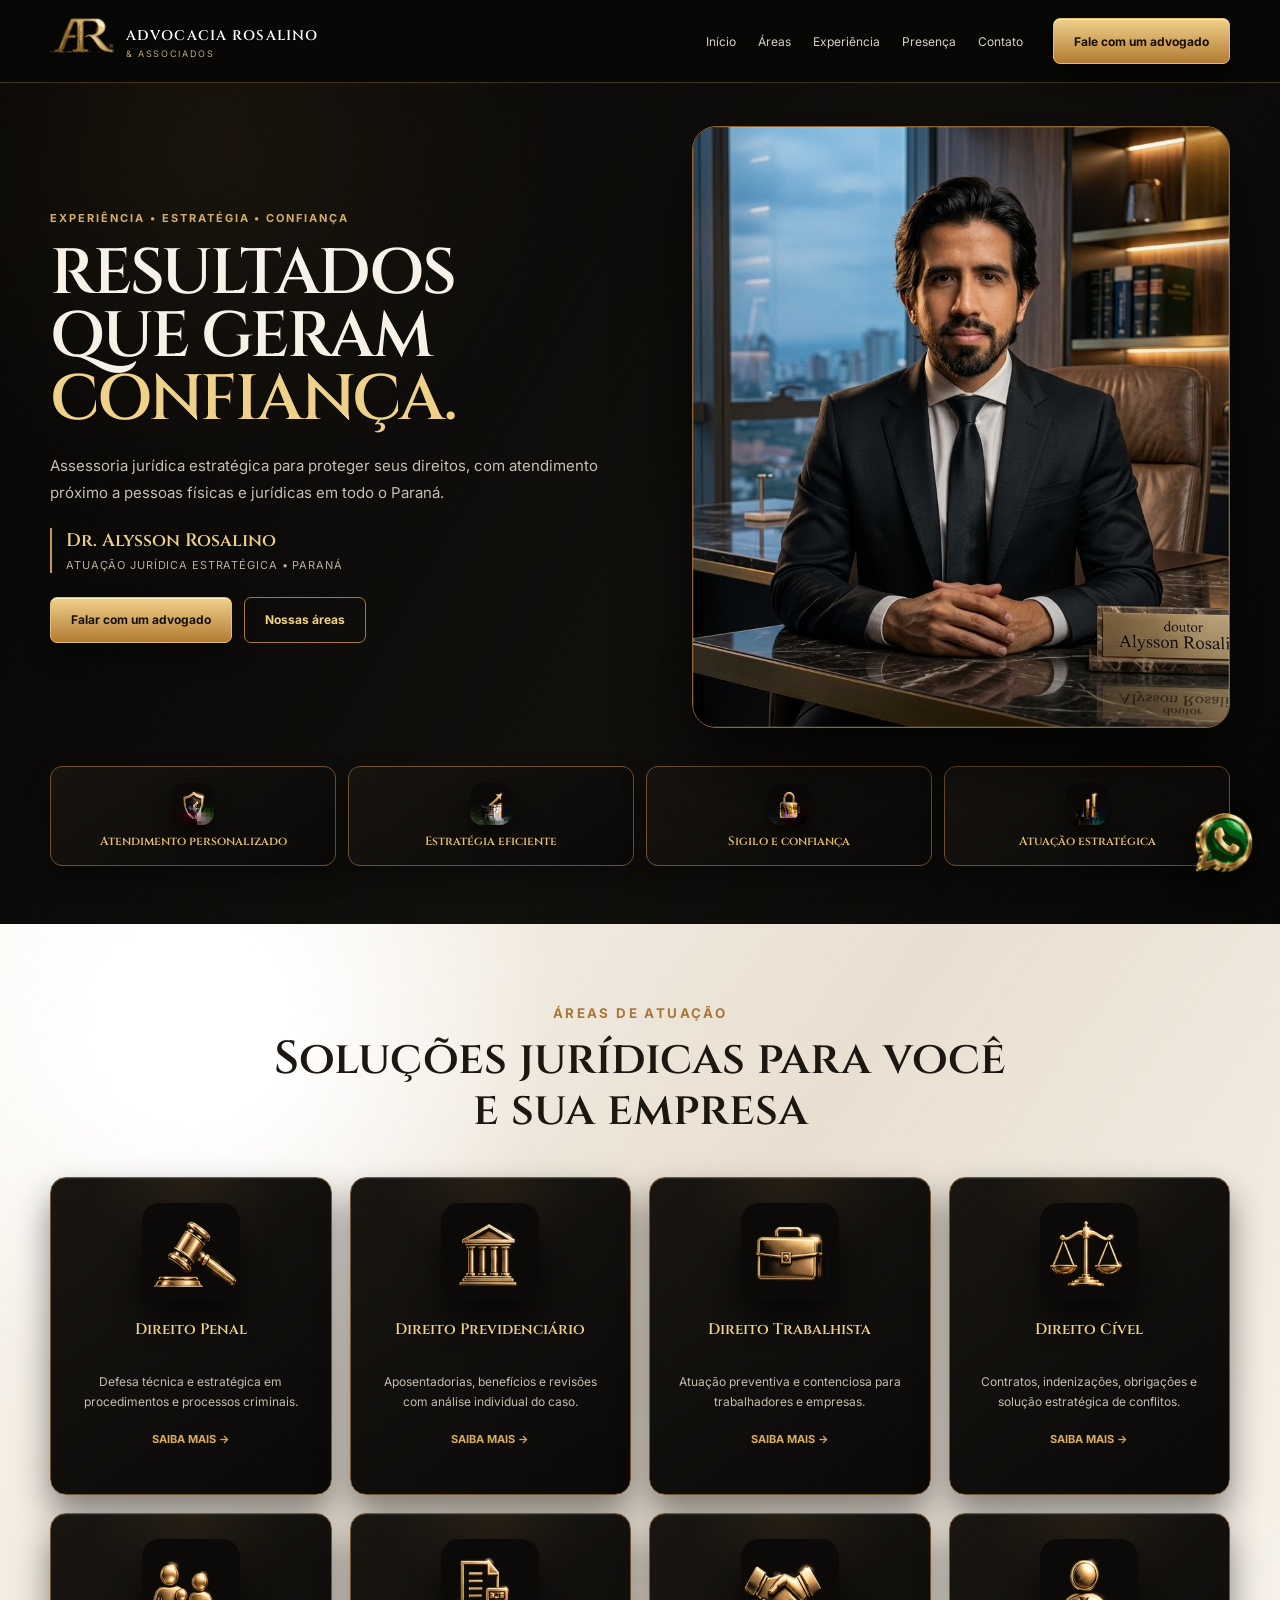
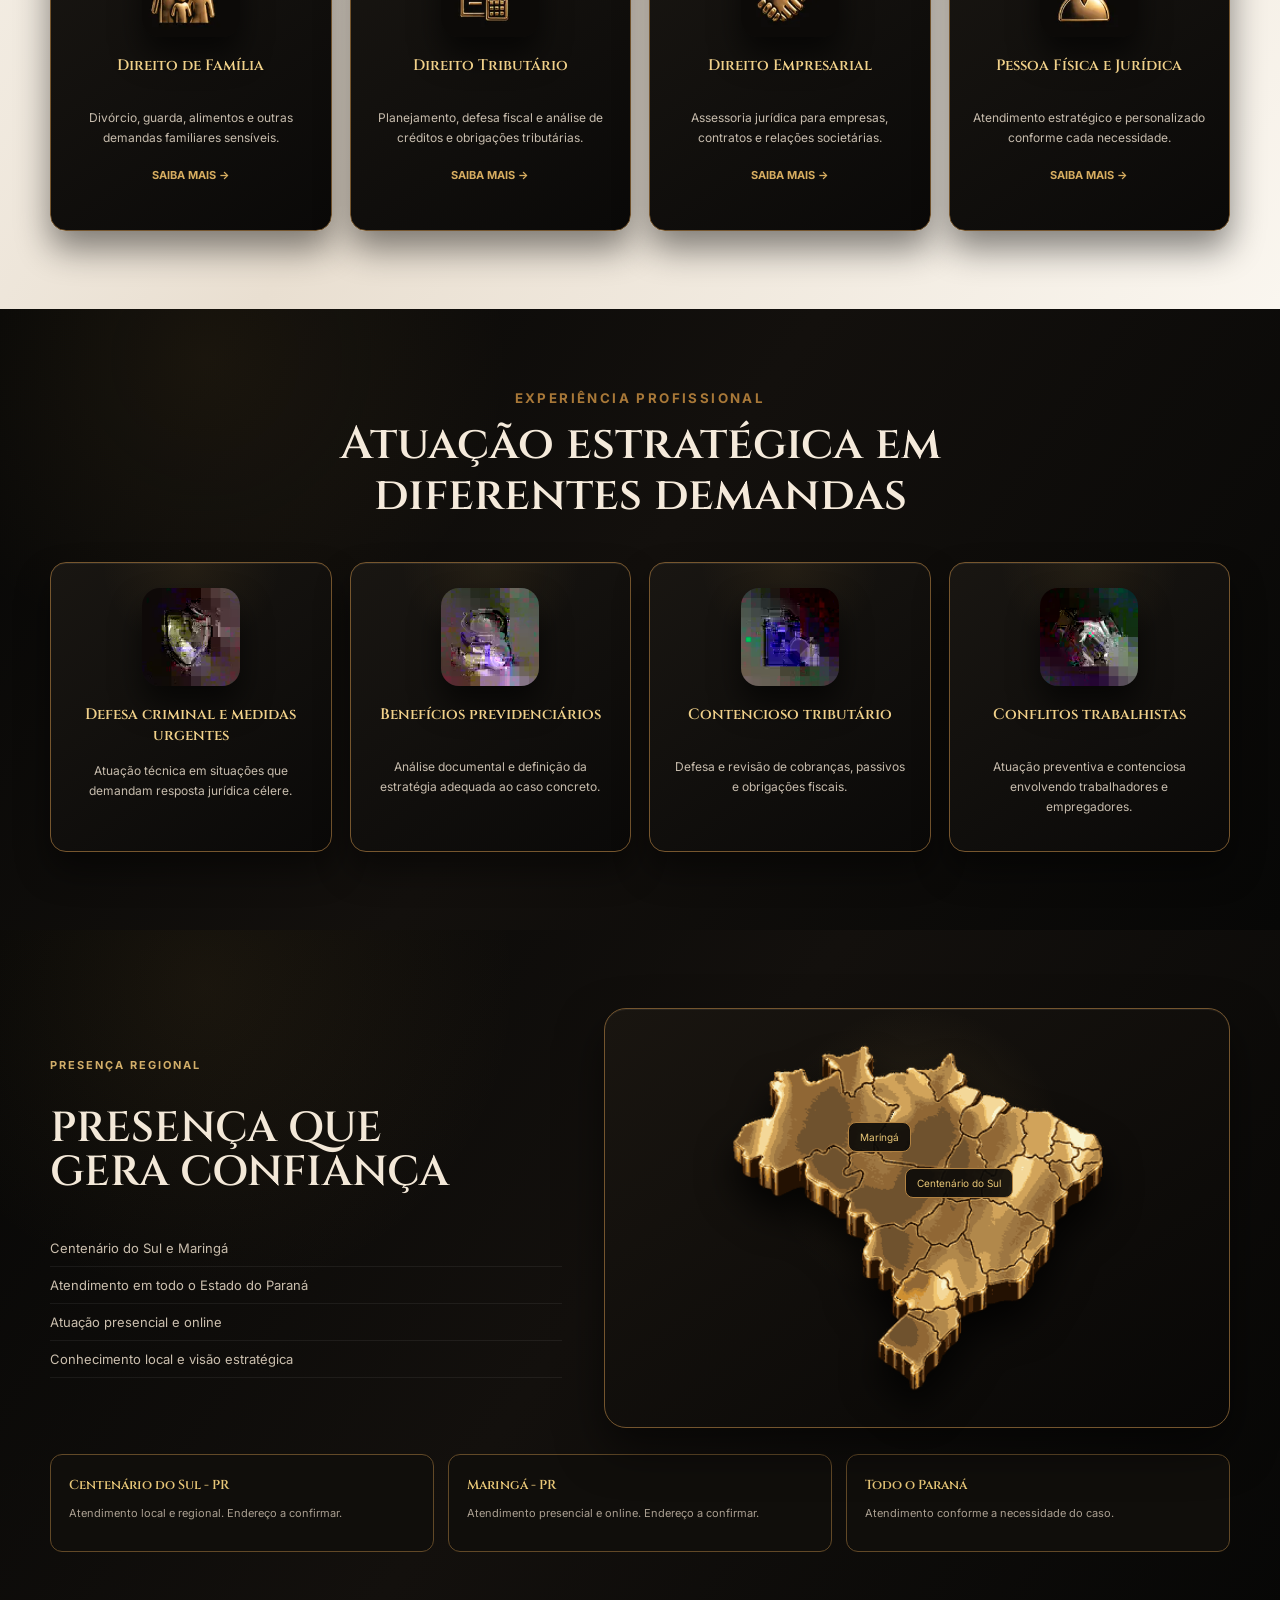
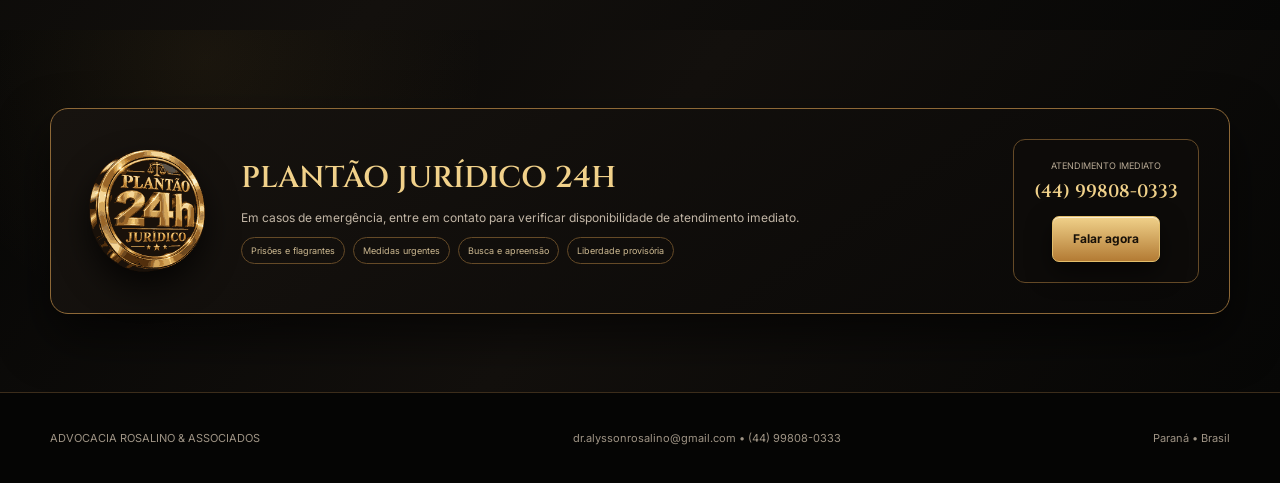
<file: index.html>
<!doctype html><html lang="pt-BR"><head><meta charset="utf-8"><meta name="viewport" content="width=device-width,initial-scale=1"><title>Advocacia Rosalino & Associados</title><meta name="description" content="Advocacia Rosalino & Associados — atuação jurídica estratégica em todo o Paraná."><link rel="preconnect" href="https://fonts.googleapis.com"><link rel="preconnect" href="https://fonts.gstatic.com" crossorigin><link href="https://fonts.googleapis.com/css2?family=Cinzel:wght@500;600;700&family=Inter:wght@400;500;600;700&display=swap" rel="stylesheet"><style>:root{--black:#070706;--gold:#c99a49;--gold2:#f0d18a;--ink:#1c1711;--line:rgba(218,177,96,.28)}*{box-sizing:border-box}html{scroll-behavior:smooth}body{margin:0;background:#070706;color:#f7f1e8;font-family:Inter,Arial,sans-serif}.w{width:min(1180px,calc(100% - 44px));margin:auto}.header{position:fixed;z-index:50;top:0;left:0;right:0;background:rgba(7,7,6,.9);backdrop-filter:blur(18px);border-bottom:1px solid var(--line)}.nav{height:82px;display:flex;align-items:center;gap:30px}.brand{display:flex;align-items:center;gap:12px;color:white;text-decoration:none;margin-right:auto}.brandmark{width:52px;height:52px;display:grid;place-items:center;font:700 24px Cinzel;background:linear-gradient(145deg,#f4dc9d,#9b692c 55%,#f1c972);color:#16100a;border-radius:10px;box-shadow:inset 0 1px #fff9,0 10px 24px #000}.brand strong{font:600 14px Cinzel;letter-spacing:.08em}.brand small{display:block;color:#bda77e;font-size:9px;letter-spacing:.18em;margin-top:3px}.links{display:flex;gap:22px}.links a{color:#d8cfc2;text-decoration:none;font-size:12px}.btn{display:inline-flex;align-items:center;justify-content:center;min-height:46px;padding:0 20px;border:1px solid #a77a3b;border-radius:7px;color:#f2d28b;text-decoration:none;font-weight:700;font-size:12px}.btn.primary{color:#171008;background:linear-gradient(180deg,#f0d18a,#b37b34);border-color:#e2bd6b;box-shadow:inset 0 1px #fff9,0 10px 24px #0008}.hero{padding:126px 0 58px;background:radial-gradient(circle at 16% 15%,#b8873d18,transparent 27%),linear-gradient(120deg,#050505,#12100d 55%,#070706)}.hero-grid{display:grid;grid-template-columns:1fr .92fr;gap:58px;align-items:center}.eyebrow{color:#d2ae69;text-transform:uppercase;letter-spacing:.18em;font-size:11px;font-weight:700}.hero h1{font:600 clamp(44px,5vw,72px)/.98 Cinzel;margin:18px 0 22px;letter-spacing:-.035em}.hero h1 span{color:var(--gold2)}.hero p{color:#c8bfb3;line-height:1.75;max-width:620px;font-size:15px}.doctor{margin:22px 0;padding-left:14px;border-left:2px solid var(--gold)}.doctor strong{display:block;font:600 18px Cinzel;color:#f0d18a}.doctor span{font-size:11px;color:#b9ad9c;text-transform:uppercase;letter-spacing:.08em}.actions{display:flex;gap:12px;flex-wrap:wrap;margin-top:24px}.hero-photo{position:relative;border-radius:24px;overflow:hidden;border:1px solid #8b642f;min-height:600px;background:#0d0c0a;box-shadow:0 30px 70px #000b}.hero-photo img{width:100%;height:600px;display:block;object-fit:cover;object-position:center}.hero-photo:before{content:"";position:absolute;inset:0;pointer-events:none;box-shadow:inset 0 0 0 1px #f0d18a22,inset 0 -90px 100px #0005}.trust{display:grid;grid-template-columns:repeat(4,1fr);gap:12px;margin-top:38px}.trustitem{padding:16px 12px;border:1px solid #6f522b;background:linear-gradient(145deg,#171410,#0a0908);border-radius:12px;text-align:center;box-shadow:0 12px 25px #0006}.trustitem b{display:block;color:#e4c06f;font:600 12px Cinzel;margin-top:8px}.mini{width:42px;height:42px;margin:auto;border-radius:12px;display:grid;place-items:center;background:linear-gradient(145deg,#5c411e,#1a120b 70%);border:1px solid #b98a45;box-shadow:inset 0 1px #fff5,0 8px 14px #0009;color:#f0cd7e;font-size:20px}.section{padding:78px 0}.light{color:var(--ink);background:radial-gradient(circle at 15% 10%,#fff 0 7%,transparent 26%),linear-gradient(125deg,#fbf8f2,#e9dfd1 48%,#faf6ef)}.dark{background:radial-gradient(circle at 16% 8%,#c99a4915,transparent 25%),linear-gradient(125deg,#070706,#13100d 48%,#070706)}.title{text-align:center;max-width:760px;margin:0 auto 42px}.title small{color:#a87838;text-transform:uppercase;letter-spacing:.18em;font-weight:700}.title h2{font:600 clamp(30px,4vw,46px)/1.1 Cinzel;margin:12px 0}.dark .title h2{color:#f5eadb}.grid8,.cases{display:grid;grid-template-columns:repeat(4,1fr);gap:18px}.card,.case{position:relative;overflow:hidden;min-height:318px;padding:25px 20px 22px;border-radius:16px;text-align:center;background:radial-gradient(circle at 50% 0,#c99a4916,transparent 28%),linear-gradient(145deg,#191612,#0a0908);border:1px solid #76562e;box-shadow:0 18px 34px #0007,inset 0 1px #fff1}.card h3,.case h3{font:600 15px Cinzel;color:#f1d18a;min-height:38px}.card p,.case p{font-size:12px;line-height:1.65;color:#c7bcad}.more{display:inline-block;margin-top:8px;color:#d7ad60;text-decoration:none;font-size:11px;font-weight:700}.icon3d{width:98px;height:98px;margin:0 auto 18px;display:grid;place-items:center;border-radius:24px;background:radial-gradient(circle at 32% 22%,#fff5,transparent 20%),linear-gradient(145deg,#5d421e,#21150b 62%,#090706);border:1px solid #b98a45;box-shadow:inset 0 1px #fff5,inset 0 -10px 24px #0008,0 15px 24px #0009}.icon3d svg{width:64px;height:64px;overflow:visible;filter:drop-shadow(0 7px 5px #0009)}.goldfill{fill:url(#g)}.goldstroke{fill:none;stroke:url(#g);stroke-width:3.5;stroke-linecap:round;stroke-linejoin:round}.cases .case{min-height:290px}.presence{display:grid;grid-template-columns:.9fr 1.1fr;gap:42px;align-items:center}.presence h2{font:600 42px/1.05 Cinzel;color:#f3e8d8}.bul{padding:10px 0;color:#cbbfae;border-bottom:1px solid #ffffff10;font-size:13px}.map{position:relative;min-height:420px;border-radius:22px;display:grid;place-items:center;background:radial-gradient(circle at 50% 35%,#d0a85d24,transparent 36%),linear-gradient(145deg,#191510,#080706);border:1px solid #74552e;box-shadow:0 20px 45px #0008,inset 0 1px #fff1}.map img{width:76%;max-height:330px;object-fit:contain;filter:sepia(1) saturate(2.2) brightness(.8) contrast(1.2) drop-shadow(0 20px 14px #000c) drop-shadow(8px 10px 0 #5b3a1b)}.map .tag{position:absolute;padding:8px 11px;background:#0c0a08e8;border:1px solid #b18242;border-radius:8px;color:#e9c777;font-size:10px}.map .mga{left:39%;top:27%}.map .cts{left:48%;top:38%}.offices{display:grid;grid-template-columns:repeat(3,1fr);gap:14px;margin-top:26px}.office{padding:18px;border:1px solid #624927;border-radius:12px;background:#100e0b}.office strong{font:600 13px Cinzel;color:#e8c778}.office p{font-size:11px;line-height:1.5;color:#aa9f91}.emergency{display:grid;grid-template-columns:auto 1fr auto;gap:28px;align-items:center;padding:30px;border:1px solid #8d6837;border-radius:18px;background:linear-gradient(145deg,#17130f,#090807);box-shadow:0 22px 50px #0009}.clock{width:110px;height:110px;border-radius:50%;display:grid;place-items:center;background:radial-gradient(circle at 30% 20%,#fff5,transparent 20%),linear-gradient(145deg,#5c3c19,#170f08);border:5px double #b9873b;color:#f2cf80;font:700 28px Cinzel}.emergency h2{font:600 30px Cinzel;color:#f1d18a;margin:0 0 8px}.emergency p{color:#c2b6a6;font-size:12px}.urgent{display:flex;gap:8px;flex-wrap:wrap;margin-top:12px}.urgent span{padding:7px 9px;border:1px solid #654a27;border-radius:20px;color:#cdb991;font-size:9px}.phone{padding:20px;border-radius:12px;border:1px solid #654a27;background:#0d0b09;text-align:center}.phone small{display:block;color:#b8aa95;font-size:9px}.phone strong{display:block;color:#f0d18a;font:600 18px Cinzel;margin:8px 0 12px}.footer{padding:38px 0;border-top:1px solid #3c2d1b;background:#050504}.foot{display:flex;justify-content:space-between;gap:20px;color:#9f9485;font-size:11px}.wa{position:fixed;z-index:60;right:22px;bottom:22px;width:58px;height:58px;border-radius:50%;display:grid;place-items:center;background:#25d366;color:white;text-decoration:none;font-weight:800;border:3px solid #e8d39e;box-shadow:0 12px 26px #000a}@media(max-width:980px){.links{display:none}.hero-grid,.presence{grid-template-columns:1fr}.hero-photo,.hero-photo img{min-height:500px;height:500px}.grid8,.cases{grid-template-columns:repeat(2,1fr)}.trust{grid-template-columns:repeat(2,1fr)}.emergency{grid-template-columns:1fr;text-align:center}.clock{margin:auto}.offices{grid-template-columns:1fr}}@media(max-width:620px){.w{width:min(100% - 28px,1180px)}.nav>.btn{display:none}.hero{padding-top:105px}.hero h1{font-size:43px}.hero-photo,.hero-photo img{min-height:420px;height:420px}.grid8,.cases,.trust{grid-template-columns:1fr}.section{padding:54px 0}.presence h2{font-size:34px}.map{min-height:330px}.foot{flex-direction:column}}</style><script src="assets3d.js" defer></script></head><body><svg width="0" height="0" style="position:absolute"><defs><linearGradient id="g" x1="0" y1="0" x2="1" y2="1"><stop offset="0" stop-color="#fff0b0"/><stop offset=".35" stop-color="#e2b85e"/><stop offset=".68" stop-color="#9b6728"/><stop offset="1" stop-color="#f0cf7c"/></linearGradient></defs></svg><header class="header"><div class="w nav"><a class="brand" href="#inicio"><span class="brandmark">AR</span><span><strong>ADVOCACIA ROSALINO</strong><small>& ASSOCIADOS</small></span></a><nav class="links"><a href="#inicio">Início</a><a href="#areas">Áreas</a><a href="#experiencia">Experiência</a><a href="#presenca">Presença</a><a href="#contato">Contato</a></nav><a class="btn primary" href="https://wa.me/5544998080333" target="_blank">Fale com um advogado</a></div></header><section class="hero" id="inicio"><div class="w"><div class="hero-grid"><div><div class="eyebrow">Experiência • Estratégia • Confiança</div><h1>RESULTADOS<br>QUE GERAM<br><span>CONFIANÇA.</span></h1><p>Assessoria jurídica estratégica para proteger seus direitos, com atendimento próximo a pessoas físicas e jurídicas em todo o Paraná.</p><div class="doctor"><strong>Dr. Alysson Rosalino</strong><span>Atuação jurídica estratégica • Paraná</span></div><div class="actions"><a class="btn primary" href="https://wa.me/5544998080333" target="_blank">Falar com um advogado</a><a class="btn" href="#areas">Nossas áreas</a></div></div><div class="hero-photo"><img src="IMG_8296.jpeg" alt="Dr. Alysson Rosalino"></div></div><div class="trust"><div class="trustitem"><span class="mini">◉</span><b>Atendimento personalizado</b></div><div class="trustitem"><span class="mini">↗</span><b>Estratégia eficiente</b></div><div class="trustitem"><span class="mini">◆</span><b>Sigilo e confiança</b></div><div class="trustitem"><span class="mini">✓</span><b>Atuação estratégica</b></div></div></div></section><section class="section light" id="areas"><div class="w"><div class="title"><small>Áreas de atuação</small><h2>Soluções jurídicas para você e sua empresa</h2></div><div class="grid8"><article class="card"><div class="icon3d"><svg viewBox="0 0 64 64"><path class="goldfill" d="M39 7l18 18-7 7-5-5-14 14 4 4-6 6-16-16 6-6 4 4 14-14-5-5z"/><rect class="goldfill" x="7" y="49" width="31" height="7" rx="2"/></svg></div><h3>Direito Penal</h3><p>Defesa técnica e estratégica em procedimentos e processos criminais.</p><a class="more" href="#contato">SAIBA MAIS →</a></article><article class="card"><div class="icon3d"><svg viewBox="0 0 64 64"><path class="goldfill" d="M32 6L5 20v6h54v-6L32 6zM10 50h44v7H10zM14 29h7v18h-7zm14 0h8v18h-8zm15 0h7v18h-7z"/></svg></div><h3>Direito Previdenciário</h3><p>Aposentadorias, benefícios e revisões com análise individual do caso.</p><a class="more" href="#contato">SAIBA MAIS →</a></article><article class="card"><div class="icon3d"><svg viewBox="0 0 64 64"><path class="goldfill" d="M10 18h44a5 5 0 015 5v28a5 5 0 01-5 5H10a5 5 0 01-5-5V23a5 5 0 015-5zm13-9h18a4 4 0 014 4v5h-7v-3H26v3h-7v-5a4 4 0 014-4zm-18 20h54v8H37v5H27v-5H5z"/></svg></div><h3>Direito Trabalhista</h3><p>Atuação preventiva e contenciosa para trabalhadores e empresas.</p><a class="more" href="#contato">SAIBA MAIS →</a></article><article class="card"><div class="icon3d"><svg viewBox="0 0 64 64"><path class="goldstroke" d="M32 7v44M14 17h36M14 17L6 34h16L14 17zm36 0-8 17h16L50 17zM20 55h24"/></svg></div><h3>Direito Cível</h3><p>Contratos, indenizações, obrigações e solução estratégica de conflitos.</p><a class="more" href="#contato">SAIBA MAIS →</a></article><article class="card"><div class="icon3d"><svg viewBox="0 0 64 64"><circle class="goldfill" cx="20" cy="19" r="9"/><circle class="goldfill" cx="44" cy="19" r="8"/><circle class="goldfill" cx="32" cy="36" r="7"/><path class="goldfill" d="M4 55c1-15 8-23 18-23 5 0 9 2 12 6 3-4 7-6 12-6 9 0 14 8 14 23H4zm17 0c1-9 5-14 11-14s10 5 11 14H21z"/></svg></div><h3>Direito de Família</h3><p>Divórcio, guarda, alimentos e outras demandas familiares sensíveis.</p><a class="more" href="#contato">SAIBA MAIS →</a></article><article class="card"><div class="icon3d"><svg viewBox="0 0 64 64"><path class="goldfill" d="M11 5h31l11 11v43H11V5zm28 4v12h12L39 9zM18 27h28v5H18zm0 10h18v5H18z"/><rect class="goldfill" x="36" y="35" width="21" height="23" rx="3"/></svg></div><h3>Direito Tributário</h3><p>Planejamento, defesa fiscal e análise de créditos e obrigações tributárias.</p><a class="more" href="#contato">SAIBA MAIS →</a></article><article class="card"><div class="icon3d"><svg viewBox="0 0 64 64"><path class="goldfill" d="M5 28l14-11 13 8 13-8 14 11-12 18-15-9-15 9L5 28zm12-12l9-9 7 5 7-5 8 9-4 4-11-7-12 7-4-4z"/></svg></div><h3>Direito Empresarial</h3><p>Assessoria jurídica para empresas, contratos e relações societárias.</p><a class="more" href="#contato">SAIBA MAIS →</a></article><article class="card"><div class="icon3d"><svg viewBox="0 0 64 64"><circle class="goldfill" cx="24" cy="17" r="10"/><path class="goldfill" d="M6 57c1-18 8-28 18-28s17 10 18 28H6zM42 20h15v37H45V31h-8v-7z"/></svg></div><h3>Pessoa Física e Jurídica</h3><p>Atendimento estratégico e personalizado conforme cada necessidade.</p><a class="more" href="#contato">SAIBA MAIS →</a></article></div></div></section><section class="section dark" id="experiencia"><div class="w"><div class="title"><small>Experiência profissional</small><h2>Atuação estratégica em diferentes demandas</h2></div><div class="cases"><article class="case"><div class="icon3d"><svg viewBox="0 0 64 64"><path class="goldfill" d="M32 5l23 9v16c0 15-9 25-23 31C18 55 9 45 9 30V14l23-9zm-4 34l17-17-5-5-12 12-6-6-5 5 11 11z"/></svg></div><h3>Defesa criminal e medidas urgentes</h3><p>Atuação técnica em situações que demandam resposta jurídica célere.</p></article><article class="case"><div class="icon3d"><svg viewBox="0 0 64 64"><ellipse class="goldfill" cx="32" cy="16" rx="21" ry="9"/><path class="goldstroke" d="M11 16v30c0 5 9 9 21 9s21-4 21-9V16M11 30c0 5 9 9 21 9s21-4 21-9"/></svg></div><h3>Benefícios previdenciários</h3><p>Análise documental e definição da estratégia adequada ao caso concreto.</p></article><article class="case"><div class="icon3d"><svg viewBox="0 0 64 64"><path class="goldfill" d="M10 5h32l11 11v43H10V5zm28 5v11h11L38 10zM18 29h27v5H18zm0 10h17v5H18z"/><circle class="goldfill" cx="46" cy="45" r="13"/></svg></div><h3>Contencioso tributário</h3><p>Defesa e revisão de cobranças, passivos e obrigações fiscais.</p></article><article class="case"><div class="icon3d"><svg viewBox="0 0 64 64"><path class="goldfill" d="M5 29l14-11 13 8 13-8 14 11-12 18-15-9-15 9L5 29z"/></svg></div><h3>Conflitos trabalhistas</h3><p>Atuação preventiva e contenciosa envolvendo trabalhadores e empregadores.</p></article></div></div></section><section class="section dark" id="presenca"><div class="w"><div class="presence"><div><div class="eyebrow">Presença regional</div><h2>PRESENÇA QUE<br>GERA CONFIANÇA</h2><div class="bul">Centenário do Sul e Maringá</div><div class="bul">Atendimento em todo o Estado do Paraná</div><div class="bul">Atuação presencial e online</div><div class="bul">Conhecimento local e visão estratégica</div></div><div class="map"><img src="https://commons.wikimedia.org/wiki/Special:Redirect/file/Brazil_white_state_maps_-_Paran%C3%A1.svg" alt="Mapa do Paraná"><span class="tag mga">Maringá</span><span class="tag cts">Centenário do Sul</span></div></div><div class="offices"><div class="office"><strong>Centenário do Sul - PR</strong><p>Atendimento local e regional. Endereço a confirmar.</p></div><div class="office"><strong>Maringá - PR</strong><p>Atendimento presencial e online. Endereço a confirmar.</p></div><div class="office"><strong>Todo o Paraná</strong><p>Atendimento conforme a necessidade do caso.</p></div></div></div></section><section class="section dark" id="contato"><div class="w"><div class="emergency"><div class="clock">24h</div><div><h2>PLANTÃO JURÍDICO 24H</h2><p>Em casos de emergência, entre em contato para verificar disponibilidade de atendimento imediato.</p><div class="urgent"><span>Prisões e flagrantes</span><span>Medidas urgentes</span><span>Busca e apreensão</span><span>Liberdade provisória</span></div></div><div class="phone"><small>ATENDIMENTO IMEDIATO</small><strong>(44) 99808-0333</strong><a class="btn primary" href="https://wa.me/5544998080333" target="_blank">Falar agora</a></div></div></div></section><footer class="footer"><div class="w foot"><span>ADVOCACIA ROSALINO & ASSOCIADOS</span><span>dr.alyssonrosalino@gmail.com • (44) 99808-0333</span><span>Paraná • Brasil</span></div></footer><a class="wa" href="https://wa.me/5544998080333" target="_blank" aria-label="WhatsApp">WA</a></body></html>
</file>
